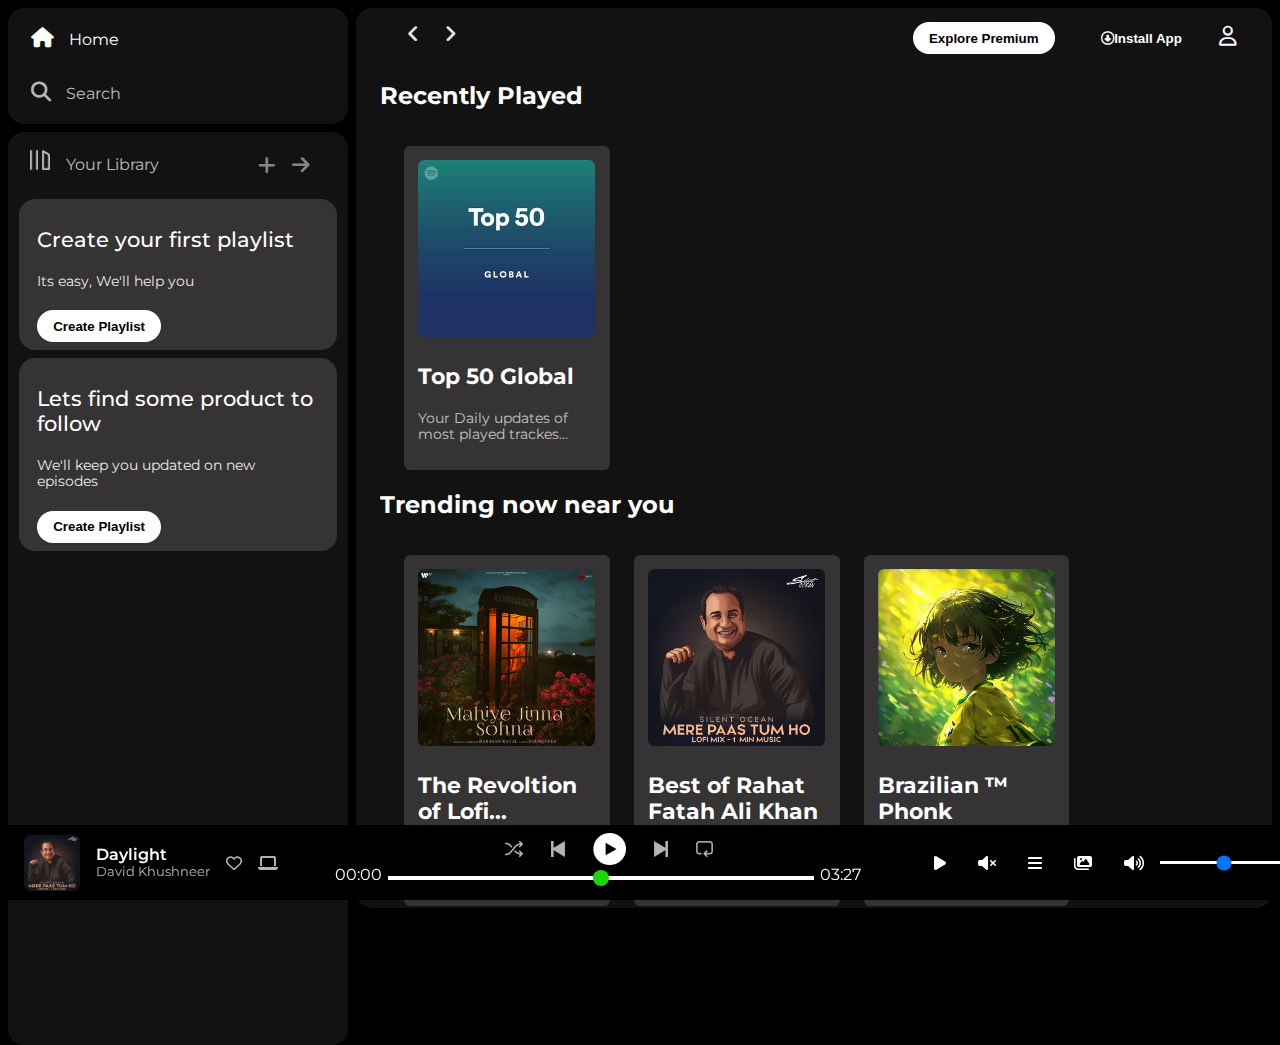
<file: index.html>
<!DOCTYPE html>
<html lang="en">
  <head>
    <meta charset="UTF-8" />
    <meta name="viewport" content="width=device-width, initial-scale=1.0" />
    <link
      rel="stylesheet"
      href="https://cdnjs.cloudflare.com/ajax/libs/font-awesome/6.7.2/css/all.min.css"
      integrity="sha512-Evv84Mr4kqVGRNSgIGL/F/aIDqQb7xQ2vcrdIwxfjThSH8CSR7PBEakCr51Ck+w+/U6swU2Im1vVX0SVk9ABhg=="
      crossorigin="anonymous"
      referrerpolicy="no-referrer"
    />

    <link
      rel="stylesheet"
      href="https://cdnjs.cloudflare.com/ajax/libs/font-awesome/6.7.2/css/all.min.css"
      integrity="sha512-Evv84Mr4kqVGRNSgIGL/F/aIDqQb7xQ2vcrdIwxfjThSH8CSR7PBEakCr51Ck+w+/U6swU2Im1vVX0SVk9ABhg=="
      crossorigin="anonymous"
      referrerpolicy="no-referrer"
    />
    
    <link rel="icon" href="./assests/logo.png" />
    <title>Spotify - Web Player: Music for everyone</title>
    <link rel="preconnect" href="https://fonts.googleapis.com" />
    <link rel="preconnect" href="https://fonts.gstatic.com" crossorigin />
    <link
      href="https://fonts.googleapis.com/css2?family=Montserrat:ital,wght@0,100..900;1,100..900&family=Poppins:wght@300;400;500;600;700&display=swap"
      rel="stylesheet"
    />
    <link rel="stylesheet" href="style.css" />
  </head>

  <body>
    <div class="main">
      <div class="sidebar">
        <div class="nav">
          <div class="nav-option" style="opacity: 1">
            <i class="fa-solid fa-house"></i>
            <a href="#">Home</a>
          </div>
          <div class="nav-option">
            <i class="fa-solid fa-magnifying-glass"></i>
            <a href="#">Search</a>
          </div>
        </div>

        <div class="library">
          <div class="option nav-option">
            <div class="lib-option">
              <img src="./assests/library_icon.png" />
              <a href="#">Your Library</a>
            </div>

            <div class="icons">
              <i class="fa-solid fa-plus"></i>
              <i class="fa-solid fa-arrow-right"></i>
            </div>
          </div>

          <div class="lib-box">
            <p class="box-1">Create your first playlist</p>
            <p class="box-2">Its easy, We'll help you</p>
            <button class="badge">Create Playlist</button>
          </div>

          <div class="lib-box">
            <p class="box-1">Lets find some product to follow</p>
            <p class="box-2">We'll keep you updated on new episodes</p>
            <button class="badge">Create Playlist</button>
          </div>
        </div>
      </div>

      <div class="main-content">
        <div class="nav-main">
          <div class="main-icons">
            <i class="fa-solid fa-angle-left"></i>
            <i class="fa-solid fa-angle-right hide"></i>
          </div>

          <div class="main-btn">
            <button class="badge hide">Explore Premium</button>
            <button class="badge bg-dark">
              <i
                class="fa-regular fa-circle-down"
                style="margin-right: 0.5 rem"
              ></i
              >Install App
            </button>
            <i class="fa-regular fa-user"></i>
          </div>
        </div>

        <h2>Recently Played</h2>
        <div class="card-cantainer">
          <div class="card">
            <img src="./assests/card1img.jpeg" class="card-img" />
            <p class="card-title">Top 50 Global</p>
            <p class="card-details">
              Your Daily updates of most played trackes...
            </p>
          </div>
        </div>

        <h2>Trending now near you</h2>
        <div class="card-cantainer">
          <div class="card">
            <img src="./assests/card2img.jpeg" class="card-img" />
            <p class="card-title">The Revoltion of Lofi...</p>
            <p class="card-details">2025- Bring me the Horizon Mixed...</p>
          </div>
          <div class="card">
            <img src="./assests/card3img.jpeg" class="card-img" />
            <p class="card-title">Best of Rahat Fatah Ali Khan</p>
            <p class="card-details">
              Sufi soul with vocal depth, in Sufi tradition...
            </p>
          </div>
          <div class="card">
            <img src="./assests/cover5.jpg" class="card-img" />
            <p class="card-title">Brazilian &trade; Phonk</p>
            <p class="card-details">Funky basslines fused with Brazilian energy...</p>
          </div>
          <div class="card">
            <img src="./assests/images (1).jpg" class="card-img" />
            <p class="card-title">Something Bad</p>
            <p class="card-details">Taylor Swift</p>
          </div>
          <div class="card">
            <img src="./assests/cover4.jpeg" class="card-img" />
            <p class="card-title">Four You</p>
            <p class="card-details">Gentle vibes wrapped in heartfelt emotion</p>
          </div>
          <div class="card">
            <img src="./assests/cover2.jpeg" class="card-img" />
            <p class="card-title">Plastic Beachy</p>
            <p class="card-details">Dreamy synths meet dystopian beach vibes</p>
          </div>
          <div class="card">
            <img src="./assests/Young G.O.A.T.jpg" class="card-img" />
            <p class="card-title">Young Goat</p>
            <p class="card-details">Confident bars with next-gen desi flair</p>
          </div>
          <div class="card">
            <img src="./assests/cover6.jpeg" class="card-img" />
            <p class="card-title">Atlas Legend</p>
            <p class="card-details">Epic sounds forged from myth and might</p>
          </div>
          <div class="card">
            <img src="./assests/cover1.jpg" class="card-img" />
            <p class="card-title"> Neon Coast </p>
            <p class="card-details"> Fast rhythms meet oceanic daydreams </p>
          </div>
          <div class="card">
            <img src="./assests/Afsos.jpg" class="card-img" />
            <p class="card-title">Afsos</p>
            <p class="card-details">Talha Anjum</p>
          </div>
          
        </div>

        <h2>Popular Artists</h2>
        <div class="card-cantainer">
          <div class="card-artists">
            <img src="./assests/Karan Aujla640x640.jpg" class="card-img-artists" />
            <p class="card-title-artists">Karan Aujla</p>
            
          </div>
          <div class="card-artists">
            <img src="./assests/Atif Aslam640x640.jpg" class="card-img-artists" />
            <p class="card-title-artists">Atif Aslam</p>
             
          </div>
          <div class="card-artists">
            <img src="./assests/Rahat Fateh Ali Khan640x640.jpg" class="card-img-artists" />
            <p class="card-title-artists">Rahat Fatah Ali khan</p>
             
          </div>
          <div class="card-artists">
            <img src="./assests/Talha Anjum640x640.jpg" class="card-img-artists" />
            <p class="card-title-artists">Talha Anjum</p>
             
          </div>
          <div class="card-artists">
            <img src="./assests/Alan Walker640x640.jpg" class="card-img-artists" />
            <p class="card-title-artists">Alan Walker</p>
             
          </div>
          
        </div>


        <h2>Featured charts</h2>
        <div class="card-cantainer">
          <div class="card">
            <img src="./assests/card6img.jpeg" class="card-img" />
            <p class="card-title">
              Top 50 <br />
              India
            </p>
            <p class="card-details">Most popular songs this week in India...</p>
          </div>
          <div class="card">
            <img src="./assests/card5img.jpeg" class="card-img" />
            <p class="card-title">Top songs Global</p>
            <p class="card-details">Most popular songs running right now...</p>
          </div>
          <div class="card">
            <img src="./assests/card1img.jpeg" class="card-img" />
            <p class="card-title">Top 50 <br />Global</p>
            <p class="card-details">
              Your Daily updates of most played trackes...
            </p>
          </div>
        </div>
        <div class="footer">
          <div class="line"></div>
        </div>
      </div>

      <div class="music-player">
        <div class="album">
          <div class="side-img">
            <img src="./assests/card3img.jpeg" alt="">
          </div>
          <div class="song-authour-name">
            <p>Daylight</p>
            <p>David Khushneer</p>
          </div>
          <div class="last-icons">
            <i class="fa-regular fa-heart"></i>
            <i class="fa-solid fa-laptop"></i>
          </div>
          
        </div>  


        <div class="player">
          <div class="player-controls">
            <img src="./assests/player_icon1.png" class="player-controls-icons">
            <img src="./assests/player_icon2.png" class="player-controls-icons">
            <img src="./assests/player_icon3.png" class="player-controls-icons" style="opacity: 1; height: 2rem;">
            <img src="./assests/player_icon4.png" class="player-controls-icons">
            <img src="./assests/player_icon5.png" class="player-controls-icons">
          </div>

          
          <div class="player-bar">
            <div class="play-back-bar">
              <span class="curr-time">00:00</span>
              <input type="range" min="0" max="100" class="progress-bar" step="1">
              <span class="tot-time">03:27</span>
            </div>
            
          </div>

        </div>
        
        
        
        <div class="controls">
          <div class="last-icon">
            <i class="fa-solid fa-play"></i>
            <i class="fa-solid fa-volume-xmark"></i>
            <i class="fa-solid fa-bars"></i>
            <i class="fa-solid fa-images"></i>
            <i class="fa-solid fa-volume-high"></i>
            <input type="range" class="last-range">
          </div>
        </div>
      </div>



    </div>
  </body>
</html>
</file>
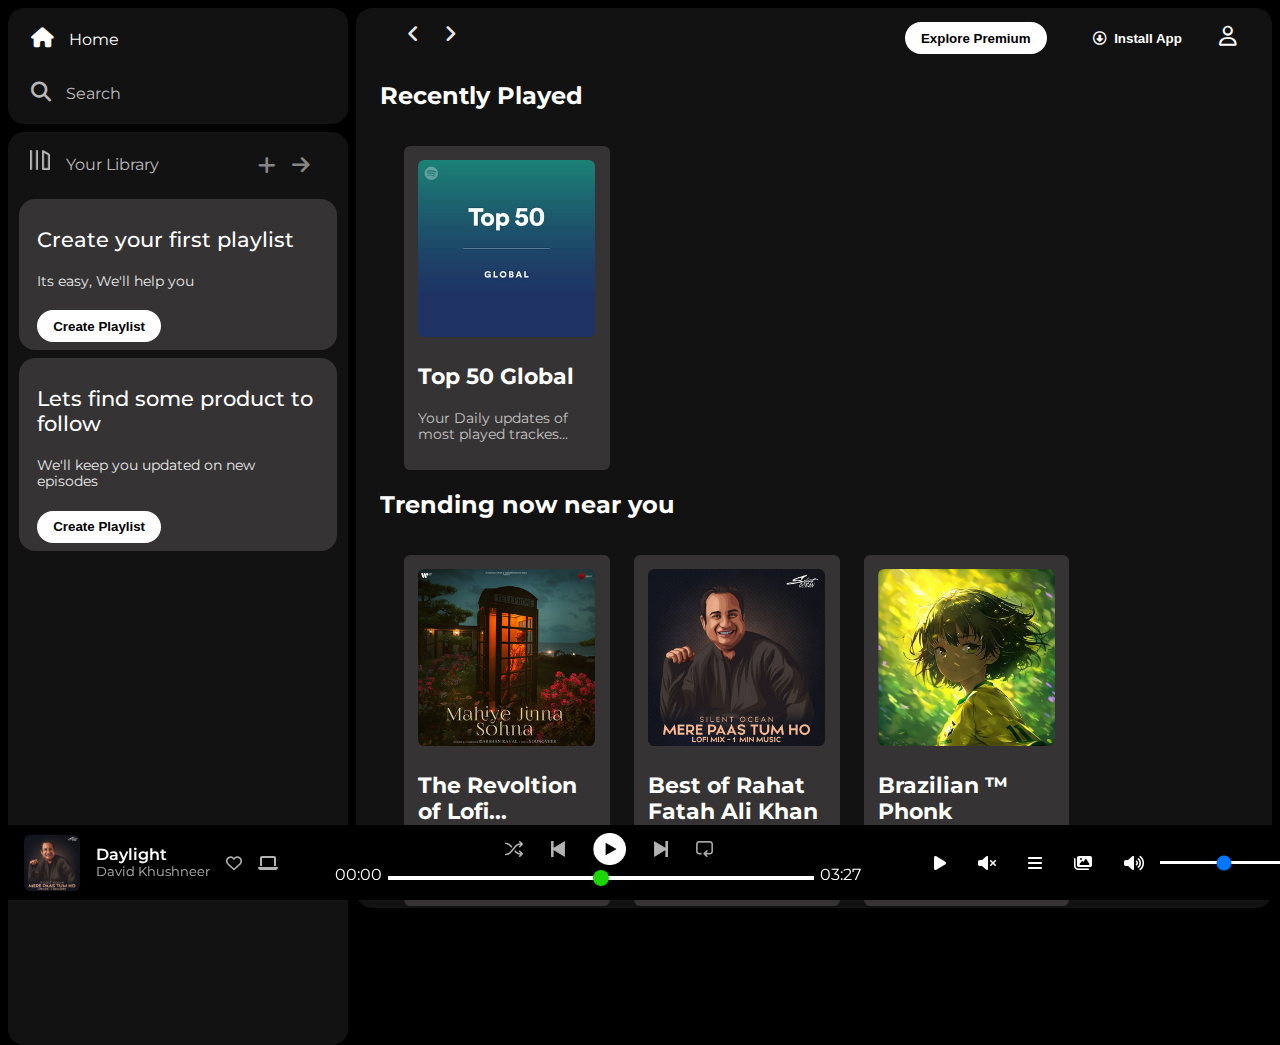
<file: index.html.html>
<!DOCTYPE html>
<html lang="en">
  <head>
    <meta charset="UTF-8" />
    <meta name="viewport" content="width=device-width, initial-scale=1.0" />
    <link
      rel="stylesheet"
      href="https://cdnjs.cloudflare.com/ajax/libs/font-awesome/6.7.2/css/all.min.css"
      integrity="sha512-Evv84Mr4kqVGRNSgIGL/F/aIDqQb7xQ2vcrdIwxfjThSH8CSR7PBEakCr51Ck+w+/U6swU2Im1vVX0SVk9ABhg=="
      crossorigin="anonymous"
      referrerpolicy="no-referrer"
    />

    <link
      rel="stylesheet"
      href="https://cdnjs.cloudflare.com/ajax/libs/font-awesome/6.7.2/css/all.min.css"
      integrity="sha512-Evv84Mr4kqVGRNSgIGL/F/aIDqQb7xQ2vcrdIwxfjThSH8CSR7PBEakCr51Ck+w+/U6swU2Im1vVX0SVk9ABhg=="
      crossorigin="anonymous"
      referrerpolicy="no-referrer"
    />
    
    <link rel="icon" href="./assests/logo.png" />
    <title>Spotify - Web Player: Music for everyone</title>
    <link rel="preconnect" href="https://fonts.googleapis.com" />
    <link rel="preconnect" href="https://fonts.gstatic.com" crossorigin />
    <link
      href="https://fonts.googleapis.com/css2?family=Montserrat:ital,wght@0,100..900;1,100..900&family=Poppins:wght@300;400;500;600;700&display=swap"
      rel="stylesheet"
    />
    <link rel="stylesheet" href="style.css" />
  </head>

  <body>
    <div class="main">
      <div class="sidebar">
        <div class="nav">
          <div class="nav-option" style="opacity: 1">
            <i class="fa-solid fa-house"></i>
            <a href="#">Home</a>
          </div>
          <div class="nav-option">
            <i class="fa-solid fa-magnifying-glass"></i>
            <a href="#">Search</a>
          </div>
        </div>

        <div class="library">
          <div class="option nav-option">
            <div class="lib-option">
              <img src="./assests/library_icon.png" />
              <a href="#">Your Library</a>
            </div>

            <div class="icons">
              <i class="fa-solid fa-plus"></i>
              <i class="fa-solid fa-arrow-right"></i>
            </div>
          </div>

          <div class="lib-box">
            <p class="box-1">Create your first playlist</p>
            <p class="box-2">Its easy, We'll help you</p>
            <button class="badge">Create Playlist</button>
          </div>

          <div class="lib-box">
            <p class="box-1">Lets find some product to follow</p>
            <p class="box-2">We'll keep you updated on new episodes</p>
            <button class="badge">Create Playlist</button>
          </div>
        </div>
      </div>

      <div class="main-content">
        <div class="nav-main">
          <div class="main-icons">
            <i class="fa-solid fa-angle-left"></i>
            <i class="fa-solid fa-angle-right hide"></i>
          </div>

          <div class="main-btn">
            <button class="badge hide">Explore Premium</button>
            <button class="badge bg-dark">
              <i
                class="fa-regular fa-circle-down"
                style="margin-right: 0.5rem"
              ></i
              >Install App
            </button>
            <i class="fa-regular fa-user"></i>
          </div>
        </div>

        <h2>Recently Played</h2>
        <div class="card-cantainer">
          <div class="card">
            <img src="./assests/card1img.jpeg" class="card-img" />
            <p class="card-title">Top 50 Global</p>
            <p class="card-details">
              Your Daily updates of most played trackes...
            </p>
          </div>
        </div>

        <h2>Trending now near you</h2>
        <div class="card-cantainer">
          <div class="card">
            <img src="./assests/card2img.jpeg" class="card-img" />
            <p class="card-title">The Revoltion of Lofi...</p>
            <p class="card-details">2025- Bring me the Horizon Mixed...</p>
          </div>
          <div class="card">
            <img src="./assests/card3img.jpeg" class="card-img" />
            <p class="card-title">Best of Rahat Fatah Ali Khan</p>
            <p class="card-details">
              Sufi soul with vocal depth, in Sufi tradition...
            </p>
          </div>
          <div class="card">
            <img src="./assests/cover5.jpg" class="card-img" />
            <p class="card-title">Brazilian &trade; Phonk</p>
            <p class="card-details">Funky basslines fused with Brazilian energy...</p>
          </div>
          <div class="card">
            <img src="./assests/images (1).jpg" class="card-img" />
            <p class="card-title">Something Bad</p>
            <p class="card-details">Taylor Swift</p>
          </div>
          <div class="card">
            <img src="./assests/cover4.jpeg" class="card-img" />
            <p class="card-title">Four You</p>
            <p class="card-details">Gentle vibes wrapped in heartfelt emotion</p>
          </div>
          <div class="card">
            <img src="./assests/cover2.jpeg" class="card-img" />
            <p class="card-title">Plastic Beachy</p>
            <p class="card-details">Dreamy synths meet dystopian beach vibes</p>
          </div>
          <div class="card">
            <img src="./assests/Young G.O.A.T.jpg" class="card-img" />
            <p class="card-title">Young Goat</p>
            <p class="card-details">Confident bars with next-gen desi flair</p>
          </div>
          <div class="card">
            <img src="./assests/cover6.jpeg" class="card-img" />
            <p class="card-title">Atlas Legend</p>
            <p class="card-details">Epic sounds forged from myth and might</p>
          </div>
          <div class="card">
            <img src="./assests/cover1.jpeg" class="card-img" />
            <p class="card-title">Neon Coast</p>
            <p class="card-details">Fast rhythms meet oceanic daydreams</p>
          </div>
          <div class="card">
            <img src="./assests/Afsos.jpg" class="card-img" />
            <p class="card-title">Afsos</p>
            <p class="card-details">Talha Anjum</p>
          </div>
          
        </div>

        <h2>Popular Artists</h2>
        <div class="card-cantainer">
          <div class="card-artists">
            <img src="./assests/Karan Aujla640x640.jpg" class="card-img-artists" />
            <p class="card-title-artists">Karan Aujla</p>
            
          </div>
          <div class="card-artists">
            <img src="./assests/Atif Aslam640x640.jpg" class="card-img-artists" />
            <p class="card-title-artists">Atif Aslam</p>
             
          </div>
          <div class="card-artists">
            <img src="./assests/Rahat Fateh Ali Khan640x640.jpg" class="card-img-artists" />
            <p class="card-title-artists">Rahat Fatah Ali khan</p>
             
          </div>
          <div class="card-artists">
            <img src="./assests/Talha Anjum640x640.jpg" class="card-img-artists" />
            <p class="card-title-artists">Talha Anjum</p>
             
          </div>
          <div class="card-artists">
            <img src="./assests/Alan Walker640x640.jpg" class="card-img-artists" />
            <p class="card-title-artists">Alan Walker</p>
             
          </div>
          
        </div>


        <h2>Featured charts</h2>
        <div class="card-cantainer">
          <div class="card">
            <img src="./assests/card6img.jpeg" class="card-img" />
            <p class="card-title">
              Top 50 <br />
              India
            </p>
            <p class="card-details">Most popular songs this week in India...</p>
          </div>
          <div class="card">
            <img src="./assests/card5img.jpeg" class="card-img" />
            <p class="card-title">Top songs Global</p>
            <p class="card-details">Most popular songs running right now...</p>
          </div>
          <div class="card">
            <img src="./assests/card1img.jpeg" class="card-img" />
            <p class="card-title">Top 50 <br />Global</p>
            <p class="card-details">
              Your Daily updates of most played trackes...
            </p>
          </div>
        </div>
        <div class="footer">
          <div class="line"></div>
        </div>
      </div>

      <div class="music-player">
        <div class="album">
          <div class="side-img">
            <img src="./assests/card3img.jpeg" alt="">
          </div>
          <div class="song-authour-name">
            <p>Daylight</p>
            <p>David Khushneer</p>
          </div>
          <div class="last-icons">
            <i class="fa-regular fa-heart"></i>
            <i class="fa-solid fa-laptop"></i>
          </div>
          
        </div>  


        <div class="player">
          <div class="player-controls">
            <img src="./assests/player_icon1.png" class="player-controls-icons">
            <img src="./assests/player_icon2.png" class="player-controls-icons">
            <img src="./assests/player_icon3.png" class="player-controls-icons" style="opacity: 1; height: 2rem;">
            <img src="./assests/player_icon4.png" class="player-controls-icons">
            <img src="./assests/player_icon5.png" class="player-controls-icons">
          </div>

          
          <div class="player-bar">
            <div class="play-back-bar">
              <span class="curr-time">00:00</span>
              <input type="range" min="0" max="100" class="progress-bar" step="1">
              <span class="tot-time">03:27</span>
            </div>
            
          </div>

        </div>
        
        
        
        <div class="controls">
          <div class="last-icon">
            <i class="fa-solid fa-play"></i>
            <i class="fa-solid fa-volume-xmark"></i>
            <i class="fa-solid fa-bars"></i>
            <i class="fa-solid fa-images"></i>
            <i class="fa-solid fa-volume-high"></i>
            <input type="range" class="last-range">
          </div>
        </div>
      </div>



    </div>
  </body>
</html>
</file>
<file: style.css>
body {
  font-family: "Montserrat", sans-serif;
  margin: 0;
  background-color: black;
  color: white;
  overflow: hidden;
}

.main {
  display: flex;
  height: 100vh;
  padding: 0.5rem;
}

.sidebar {
  background-color: #000000;
  width: 340px;
  border-radius: 1rem;
  margin-right: 0.5rem;
}

.main-content {
  background-color: #121212;
  flex: 1;
  border-radius: 1rem;
  overflow: auto;
  padding: 0 1.5rem 0 1.5rem;
}

a {
  text-decoration: none;
  color: white;
}

.nav {
  background-color: #121212;
  border-radius: 1rem;
  display: flex;
  flex-direction: column;
  justify-content: center;
  height: 100px;
  padding: 0.5rem 0.75rem;
}

.nav-option {
  line-height: 2.5rem;
  opacity: 0.7;
  padding: 0.4rem 0.7rem;
}

.nav-option:hover {
  opacity: 1;
}

.nav-option i {
  line-height: 2.5rem;
  font-size: 1.25rem;
}

.nav-option a {
  line-height: 2.5rem;
  font-size: 1rem;
  margin-left: 0.7rem;
}

.library {
  background-color: #121212;
  border-radius: 1rem;
  height: 100%;
  margin-top: 0.5rem;
  padding: 0.4rem 0.7rem;
}

.option {
  display: flex;
  align-items: center;
  justify-content: space-between;
}

.lib-option img {
  height: 1.25rem;
  width: 1.25rem;
}

.icons {
  font-size: 1.2rem;

  display: flex;
}

.icons i {
  margin-right: 1rem;
  opacity: 0.7;
}

.icons i:hover {
  opacity: 1;
}

.lib-box {
  background-color: rgb(53, 51, 51);
  border-radius: 1rem;
  padding: 0.4375rem 1.25rem 0.5rem 1.125rem;
  margin: 0.5rem 0;
}

.lib-box .box-1 {
  font-weight: 500;
  font-size: 1.3rem;
}

.lib-box .box-2 {
  opacity: 0.9;
  font-size: 0.85rem;
}

.badge {
  border-radius: 100px;
  height: 2rem;
  padding: 0.25rem 1rem;
  font-weight: 700;
  margin-top: 0.5rem;
  height: 2rem;
  font-weight: 680;
  border: none;
  width: fit-content;
  opacity: 1;
  color: black;
  background-color: white;
  transition: 0.1s;
}

.badge:hover {
  font-weight: 700;
  transform: scale(1.05);
  box-shadow: 0 2px 2px rgba(0, 0, 0, 0.2);
}

.nav-main {
  display: flex;
  justify-content: space-between;
  /* align-items: center; */
  padding: 0.4rem 0.7rem;
  position: sticky;
  top: 0;
  /* background-color: #121212; */
  background-color: #121212;
  z-index: 10;
}

.main-btn {
  font-size: 1.25rem;
}

.main-icons {
  font-size: 1.25rem;
  display: flex;
  margin-top: 0.6rem;
  gap: 1.5rem;
  opacity: 0.9;
  margin-left: 1rem;
}

.bg-dark {
  background-color: #121212;
  color: white;
}

.main-btn button {
  margin-left: 0.6rem;
  margin-right: 1rem;
}

@media (max-width: 1000px) {
  .hide {
    display: none;
  }
}

.card {
  background-color: rgb(53, 51, 51);
  /* border-radius: 1rem; */
  width: 11.0625rem;
  /* height: 14.5rem; */
  border-radius: 0.4rem;
  padding: 0.9rem;
  transition: 0.2s;
  margin-left: 1.5rem;
  margin-top: 1rem;
}

.card:hover {
  transition: 2px ease-out;
  transform: scale(1.03);
  box-shadow: 0 1px 1px rgba(153, 148, 148, 0.2);
  box-shadow: 0 0 4px rgba(255, 255, 255, 0.84);
}

.card-cantainer {
  display: flex;
  flex-wrap: wrap;
}

.card-img {
  width: 100%;
  border-radius: 0.4rem;
}

.card-title {
  font-weight: 700;
  font-size: 1.35rem;
}

.card-details {
  opacity: 0.7;
  font-size: 0.85rem;
}


.card-img-artists {
  height: 65%;
  width: 80%;
  border-radius: 50%;
  transition: 0.2s;
}
.card-img-artists:hover {
  transition: 2px ease-out;
  transform: scale(1.03);
  box-shadow: 0 1px 1px rgba(153, 148, 148, 0.2);
  box-shadow: 0 0 4px rgba(255, 255, 255, 0);
}

.card-artists {
  width: 11.0625rem;
  display: flex;
  flex-wrap: wrap;
  
  border-radius: 0.4rem;
  
  transition: 0.2s;
  margin-left: 1.5rem;
 
}
.card-title-artists {
  
  font-weight: 700;
  display: flex;
  justify-content: center;
  align-items: center;
  margin: 1.5rem;
}

.card-title-artists:hover {
  color: #1db954;
  text-decoration: underline;
}
.footer {
  display: flex;
  justify-content: center;
  align-items: center;
  height: 300px;
}

.line {
  width: 90%;
  height: 30%;
  border-top: 1px solid white;
  opacity: 0.3;
}

.music-player {
  background-color: rgb(0, 0, 0);
  position: fixed;
  bottom: 0px;
  width: 100%;
  height: 60px;
  display: flex;
  justify-content: space-between;
  align-items: center;
}

.music-player {
  display: flex;
  height: 75px;
}

.player {
  width: 50%;
  height: 60px;
}

.player-controls-icons {
  height: 1rem;
  margin-right: 1.75rem;
  opacity: 0.7;
}

.player-controls-icons:hover {
  opacity: 1;
}

.player-controls {
  display: flex;
  justify-content: center;
  align-items: center;
}

.player-bar {
  margin-left: 2rem;
}

.progress-bar {
  width: 70%;
  appearance: none;
  background: transparent;
  cursor: pointer;
}
.progress-bar::-webkit-slider-runnable-track {
  background-color: #fff;
  height: 0.2rem;
}
.progress-bar::-webkit-slider-thumb {
  appearance: none;
  height: 1rem;
  width: 1rem;
  border-radius: 50%;
  background-color: #1bd707;
  margin-top: -6px;
}

.album {
  display: flex;
  align-items: center;
  gap: 1rem; /* optional spacing between elements */
  padding-left: 1rem;
}
.side-img {
  height: 56px;
  width: 56px;
  border-radius: 0.4rem;
}
.side-img img {
  height: 56px;
  width: 56px;
  border-radius: 0.4rem;
}

.song-authour-name {
  display: flex;
  flex-direction: column;
  justify-content: center;
  line-height: 1.2;
}

.song-authour-name p:first-child {
  font-weight: 600;
  margin: 0;
}

.song-authour-name p:last-child {
  font-size: 0.8rem;
  opacity: 0.7;
  margin: 0;
}

.last-icons {
  display: flex;
  gap: 1rem;
  margin-left: auto;
  color: white;
  opacity: 0.7;
}

.last-icons i:hover {
  opacity: 1;
}

.controls {
  width: 25%;
}

.last-icon {
  display: flex;
  justify-content: center;
  align-items: center;
  margin-right: 4rem;
}
.controls .last-icon i {
  margin-left: 2rem;
}

.last-range {
  margin-left: 1rem;
}
.last-range::-webkit-slider-runnable-track {
  background-color: #fff;
  height: 0.2rem;
}
.last-range::-webkit-slider-thumb {
  appearance: none;
  height: 1rem;
  width: 1rem;
  border-radius: 50%;
  background-color: #1bd707;
  margin-top: -6px;
}



@media (max-width: 1000px) {
  .sidebar {
    display: none;
  }

  .main {
    padding: 0;
  }

  .main-content {
    padding: 0.5rem;
  }

  .card {
    margin-left: 0.5rem;
    margin-top: 1rem;
    width: 45%;
  }

  .music-player {
    flex-direction: column;
    height: auto;
    padding: 0.5rem 1rem;
    gap: 0.5rem;
  }

  .album,
  .player,
  .controls {
    width: 100%;
    justify-content: center;
  }

  .last-icons {
    margin-left: 0;
  }

  .player-bar {
    width: 90%;
    margin-left: 0;
  }

  .progress-bar {
    width: 100%;
  }

  .last-icon {
    margin-right: 0;
  }
}

@media (max-width: 600px) {
  .nav-main {
    flex-direction: column;
    align-items: flex-start;
    gap: 0.5rem;
  }

  .main-icons {
    margin-left: 0;
    gap: 1rem;
  }

  .card {
    width: 100%;
    margin-left: 0;
  }

  .album {
    flex-direction: row;
    align-items: center;
    gap: 0.8rem;
  }

  .song-authour-name p:first-child {
    font-size: 1rem;
  }

  .song-authour-name p:last-child {
    font-size: 0.7rem;
  }

  .controls {
    display: none;
  }

  .player {
    width: 100%;
  }

  .progress-bar {
    width: 100%;
  }

  .footer {
    display: none;
  }
}
</file>
